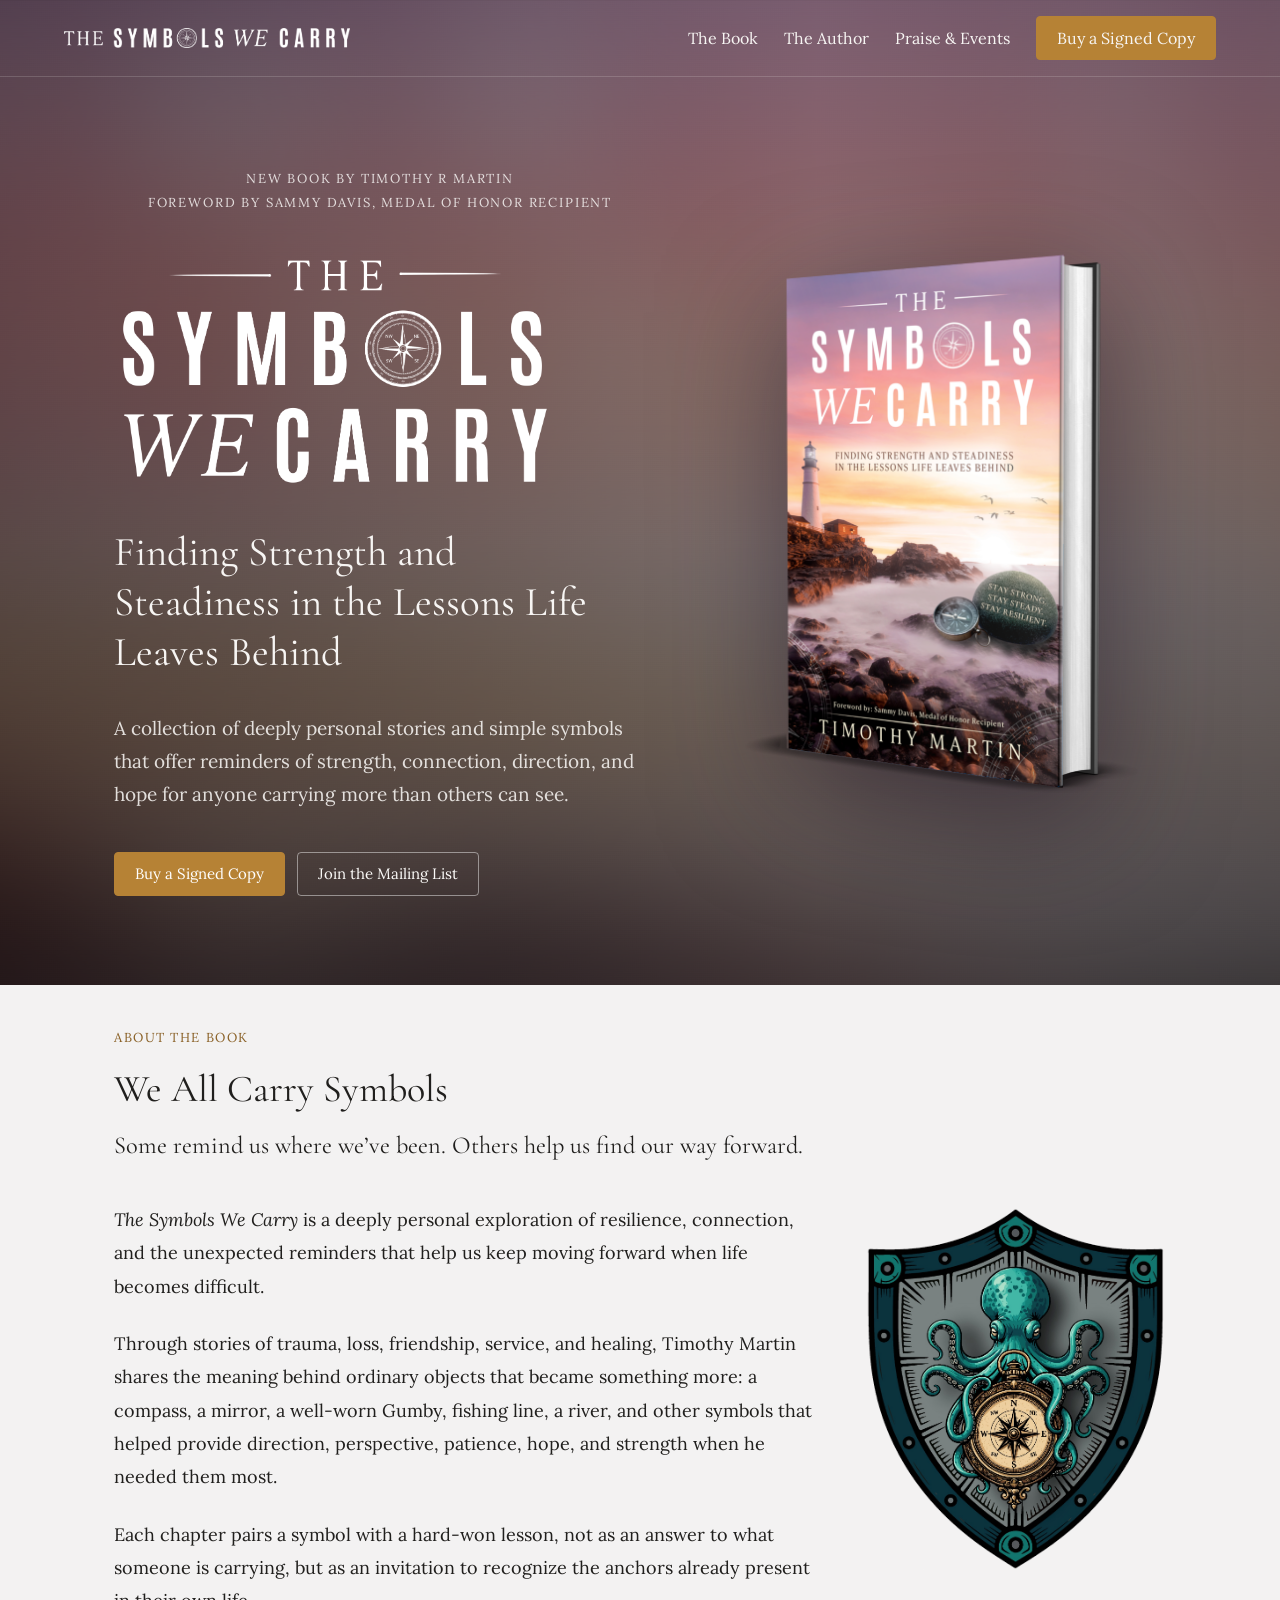
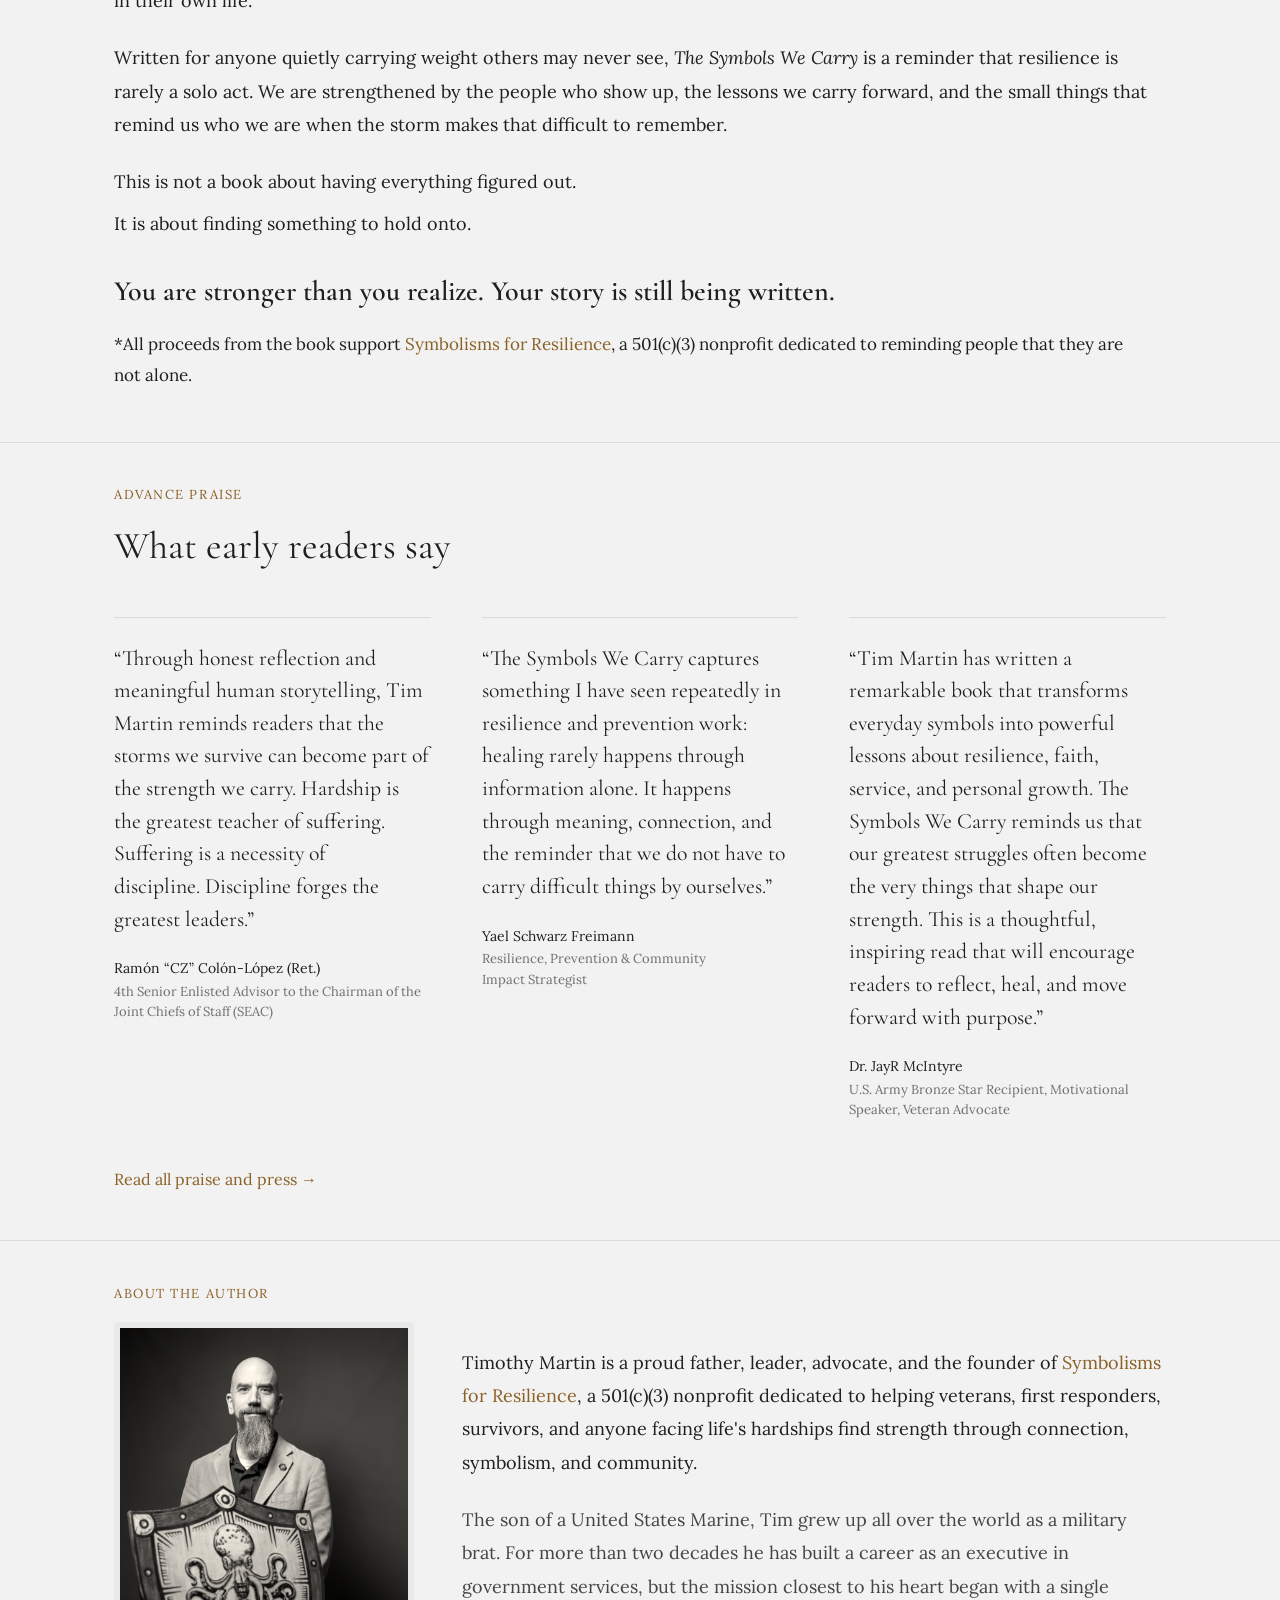
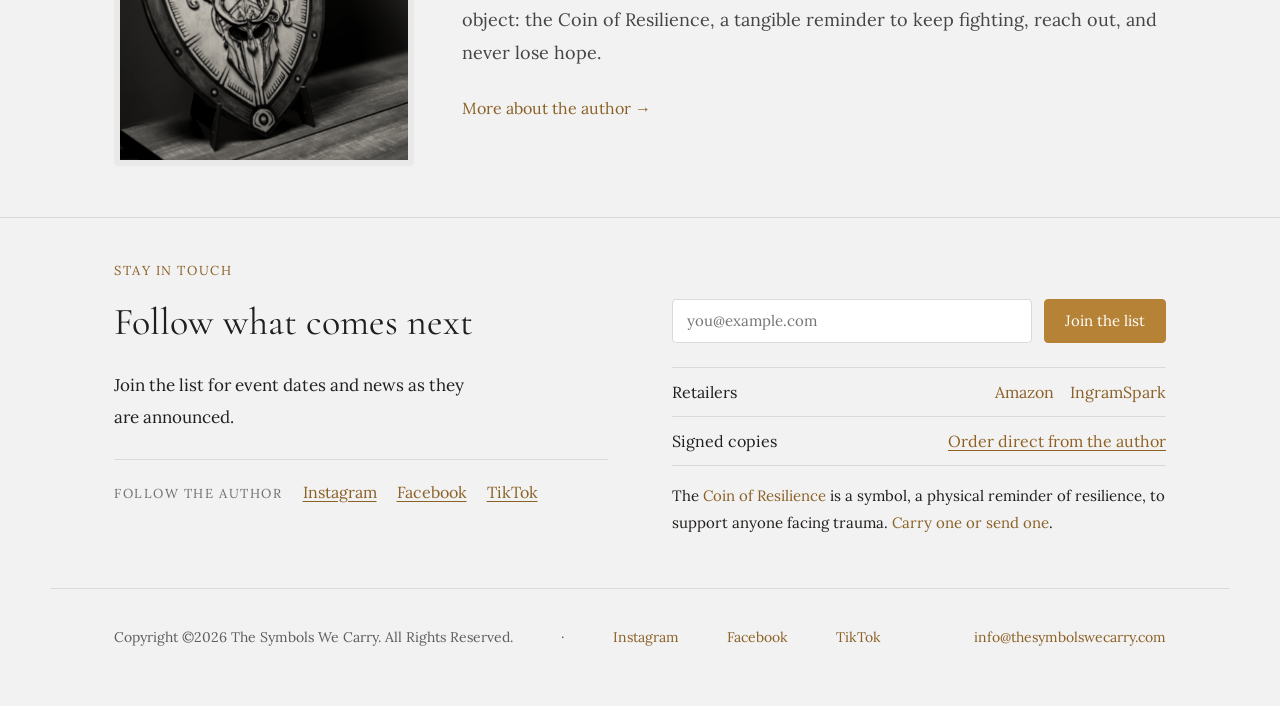
<file: index.html>
<!doctype html>
<html lang="en">
<head>
<meta charset="utf-8" />
<meta name="viewport" content="width=device-width, initial-scale=1" />
<title>The Symbols We Carry — Timothy R Martin</title>
<meta name="description" content="An inspirational toolkit for anyone who has experienced trauma. Publishing Fall 2026." />
<link rel="icon" type="image/png" sizes="32x32" href="assets/favicon-32.png" />
<link rel="icon" type="image/png" sizes="192x192" href="assets/favicon-192.png" />
<link rel="apple-touch-icon" href="assets/apple-touch-icon.png" />
<link rel="stylesheet" href="styles.css" />
</head>
<body>
<section class="hero">

<nav class="nav nav-dark">
  <a class="nav-brand" href="index.html"><img src="assets/nav-logo-white.png" alt="The Symbols We Carry" /></a>
  <div class="nav-links">
    <a href="index.html#book">The Book</a>
    <a href="author.html">The Author</a>
    <a href="praise.html">Praise &amp; Events</a>
    <a class="btn btn-solid" href="https://www.paypal.com/ncp/payment/7DPWR3V9D6TQW" target="_blank" rel="noopener">Buy a Signed Copy</a>
  </div>
</nav>
  <div class="wrap hero-grid">
    <div>
      <p class="kicker">New Book By Timothy R Martin<br />Foreword by Sammy Davis, Medal of Honor Recipient</p>
      <img class="hero-logo" src="assets/title-logo.png" alt="The Symbols We Carry" />
      <p class="hook">Finding Strength and Steadiness in the Lessons Life Leaves Behind</p>
      <p class="hero-sub">A collection of deeply personal stories and simple symbols that offer reminders of strength, connection, direction, and hope for anyone carrying more than others can see.</p>
      <div class="hero-cta"><a class="btn btn-solid" href="https://www.paypal.com/ncp/payment/7DPWR3V9D6TQW" target="_blank" rel="noopener">Buy a Signed Copy</a><a class="btn btn-outline-light" href="#notify">Join the Mailing List</a></div>
    </div>
    <figure class="cover">
      <img src="assets/cover-mockup.png" alt="The Symbols We Carry, hardback" />
    </figure>
  </div>
</section>

<div class="wrap sec1" id="book">
  <p class="kicker">About the book</p>
  <h2 class="h2">We All Carry Symbols</h2>
  <p class="subhook">Some remind us where we’ve been. Others help us find our way forward.</p>
  <div class="book-body">
    <figure class="book-mark"><img src="assets/shield-compass.png" alt="Symbolisms for Resilience shield and compass" /></figure>
    <p class="body" style="margin-top:0"><em>The Symbols We Carry</em> is a deeply personal exploration of resilience, connection, and the unexpected reminders that help us keep moving forward when life becomes difficult.</p>
    <p class="body">Through stories of trauma, loss, friendship, service, and healing, Timothy Martin shares the meaning behind ordinary objects that became something more: a compass, a mirror, a well-worn Gumby, fishing line, a river, and other symbols that helped provide direction, perspective, patience, hope, and strength when he needed them most.</p>
    <p class="body">Each chapter pairs a symbol with a hard-won lesson, not as an answer to what someone is carrying, but as an invitation to recognize the anchors already present in their own life.</p>
    <p class="body">Written for anyone quietly carrying weight others may never see, <em>The Symbols We Carry</em> is a reminder that resilience is rarely a solo act. We are strengthened by the people who show up, the lessons we carry forward, and the small things that remind us who we are when the storm makes that difficult to remember.</p>
    <p class="body">This is not a book about having everything figured out.</p>
    <p class="body" style="margin-top:8px">It is about finding something to hold onto.</p>
    <p class="lead" style="font-weight:600; font-size:clamp(22px,2.3vw,28px); line-height:1.4; margin-top:32px">You are stronger than you realize. Your story is still being written.</p>
    <p class="body" style="font-size:17px; line-height:1.8; margin-top:18px">*All proceeds from the book support <a href="https://www.symbolisms4resilience.com/" target="_blank" rel="noopener">Symbolisms for Resilience</a>, a 501(c)(3) nonprofit dedicated to reminding people that they are not alone.</p>
  </div>
</div>

<hr class="rule" />

<section class="wrap sec1">
  <p class="kicker">Advance praise</p>
  <h2 class="h2">What early readers say</h2>

  <div class="praise-featured">
    <article>
      <p class="fq">“Through honest reflection and meaningful human storytelling, Tim Martin reminds readers that the storms we survive can become part of the strength we carry. Hardship is the greatest teacher of suffering. Suffering is a necessity of discipline. Discipline forges the greatest leaders.”</p>
      <p class="name">Ramón “CZ” Colón-López (Ret.)</p>
      <p class="role">4th Senior Enlisted Advisor to the Chairman of the Joint Chiefs of Staff (SEAC)</p>
    </article>
    <article>
      <p class="fq">“The Symbols We Carry captures something I have seen repeatedly in resilience and prevention work: healing rarely happens through information alone. It happens through meaning, connection, and the reminder that we do not have to carry difficult things by ourselves.”</p>
      <p class="name">Yael Schwarz Freimann</p>
      <p class="role">Resilience, Prevention &amp; Community Impact Strategist</p>
    </article>
    <article>
      <p class="fq">“Tim Martin has written a remarkable book that transforms everyday symbols into powerful lessons about resilience, faith, service, and personal growth. The Symbols We Carry reminds us that our greatest struggles often become the very things that shape our strength. This is a thoughtful, inspiring read that will encourage readers to reflect, heal, and move forward with purpose.”</p>
      <p class="name">Dr. JayR McIntyre</p>
      <p class="role">U.S. Army Bronze Star Recipient, Motivational Speaker, Veteran Advocate</p>
    </article>
  </div>

  <p style="margin-top:clamp(32px,4vw,48px)"><a href="praise.html">Read all praise and press &rarr;</a></p>
</section>

<hr class="rule" />

<div class="wrap sec1">
  <p class="kicker">About the author</p>
  <div class="author-grid">
    <figure class="plate"><img src="assets/author.jpg" alt="Timothy Martin" /></figure>
    <div>
      <p class="body">Timothy Martin is a proud father, leader, advocate, and the founder of <a href="https://www.symbolisms4resilience.com/" target="_blank" rel="noopener">Symbolisms for Resilience</a>, a 501(c)(3) nonprofit dedicated to helping veterans, first responders, survivors, and anyone facing life's hardships find strength through connection, symbolism, and community.</p>
      <p class="body dim">The son of a United States Marine, Tim grew up all over the world as a military brat. For more than two decades he has built a career as an executive in government services, but the mission closest to his heart began with a single object: the Coin of Resilience, a tangible reminder to keep fighting, reach out, and never lose hope.</p>
      <p class="body" style="font-size:16px"><a href="author.html">More about the author &rarr;</a></p>
    </div>
  </div>
</div>

<hr class="rule" />

<div class="wrap sec1" id="notify">
  <p class="kicker">Stay in touch</p>
  <div class="notify-grid">
    <div>
      <h2 class="h2">Follow what comes next</h2>
      <p class="body" style="font-size:17px; max-width:42ch">Join the list for event dates and news as they are announced.</p>
      <div class="follow">
        <span class="follow-label">Follow The Author</span>
        <a href="https://www.instagram.com/coinofresilience/" target="_blank" rel="noopener">Instagram</a>
        <a href="https://www.facebook.com/CoinOfResilience" target="_blank" rel="noopener">Facebook</a>
        <a href="https://www.tiktok.com/@coin_of_resilience" target="_blank" rel="noopener">TikTok</a>
      </div>
    </div>
    <div>
      <form class="form" id="kit-form" action="https://buttondown.com/api/emails/embed-subscribe/SymbolismsNews" method="post">
        <input class="input" type="email" name="email" required placeholder="you@example.com" aria-label="Email address" />
        <button class="btn btn-solid" type="submit">Join the list</button>
      </form>
      <div style="margin-top:24px">
        <div class="row"><span>Retailers</span><span style="display:flex; gap:16px"><a href="https://a.co/d/0fW2L4y6" target="_blank" rel="noopener">Amazon</a><a href="https://shop.ingramspark.com/b/084?params=sWgUlkAqaoimAmbEagugZnsG5XrsFoRM42qT8nvofQf" target="_blank" rel="noopener">IngramSpark</a></span></div>
        <div class="row"><span>Signed copies</span><a class="buy-link" href="https://www.paypal.com/ncp/payment/7DPWR3V9D6TQW" target="_blank" rel="noopener">Order direct from the author</a></div>
      </div>
      <p class="body" style="font-size:15px; margin-top:16px">The <a href="https://www.symbolisms4resilience.com/coin-for-resilience" target="_blank" rel="noopener">Coin of Resilience</a> is a symbol, a physical reminder of resilience, to support anyone facing trauma. <a href="https://www.symbolisms4resilience.com/shop/" target="_blank" rel="noopener">Carry one or send one</a>.</p>
    </div>
  </div>
</div>

<footer>
  <div class="wrap foot">
    <span>Copyright &copy;2026 The Symbols We Carry. All Rights Reserved.</span>
    <span>&middot;</span>
    <a href="https://www.instagram.com/coinofresilience/" target="_blank" rel="noopener">Instagram</a>
    <a href="https://www.facebook.com/CoinOfResilience" target="_blank" rel="noopener">Facebook</a>
    <a href="https://www.tiktok.com/@coin_of_resilience" target="_blank" rel="noopener">TikTok</a>
    <a href="mailto:info@thesymbolswecarry.com" class="foot-email">info@thesymbolswecarry.com</a>
  </div>
</footer>
<div class="modal" id="kit-thanks" hidden>
  <div class="modal-card">
    <p class="kicker" style="margin:0">You are on the list</p>
    <p class="lead" style="font-size:26px; margin:16px 0 0">Thank you for joining.</p>
    <p class="body" style="font-size:16px; margin:14px 0 0">Check your inbox for a confirmation email. Event dates and news will follow, nothing else.</p>
    <button class="btn btn-solid" type="button" id="kit-close" style="margin-top:28px">Close</button>
  </div>
</div>
<script>
(function () {
  var form = document.getElementById('kit-form');
  var modal = document.getElementById('kit-thanks');
  if (!form || !modal) return;
  function show() { modal.hidden = false; }
  function hide() { modal.hidden = true; }
  document.getElementById('kit-close').addEventListener('click', hide);
  modal.addEventListener('click', function (e) { if (e.target === modal) hide(); });
  form.addEventListener('submit', function (e) {
    e.preventDefault();
    var data = new FormData(form);
    show();
    try {
      fetch(form.action, { method: 'POST', body: data, mode: 'no-cors' });
    } catch (err) {}
    form.reset();
  });
})();
</script>
</body>
</html>
</file>
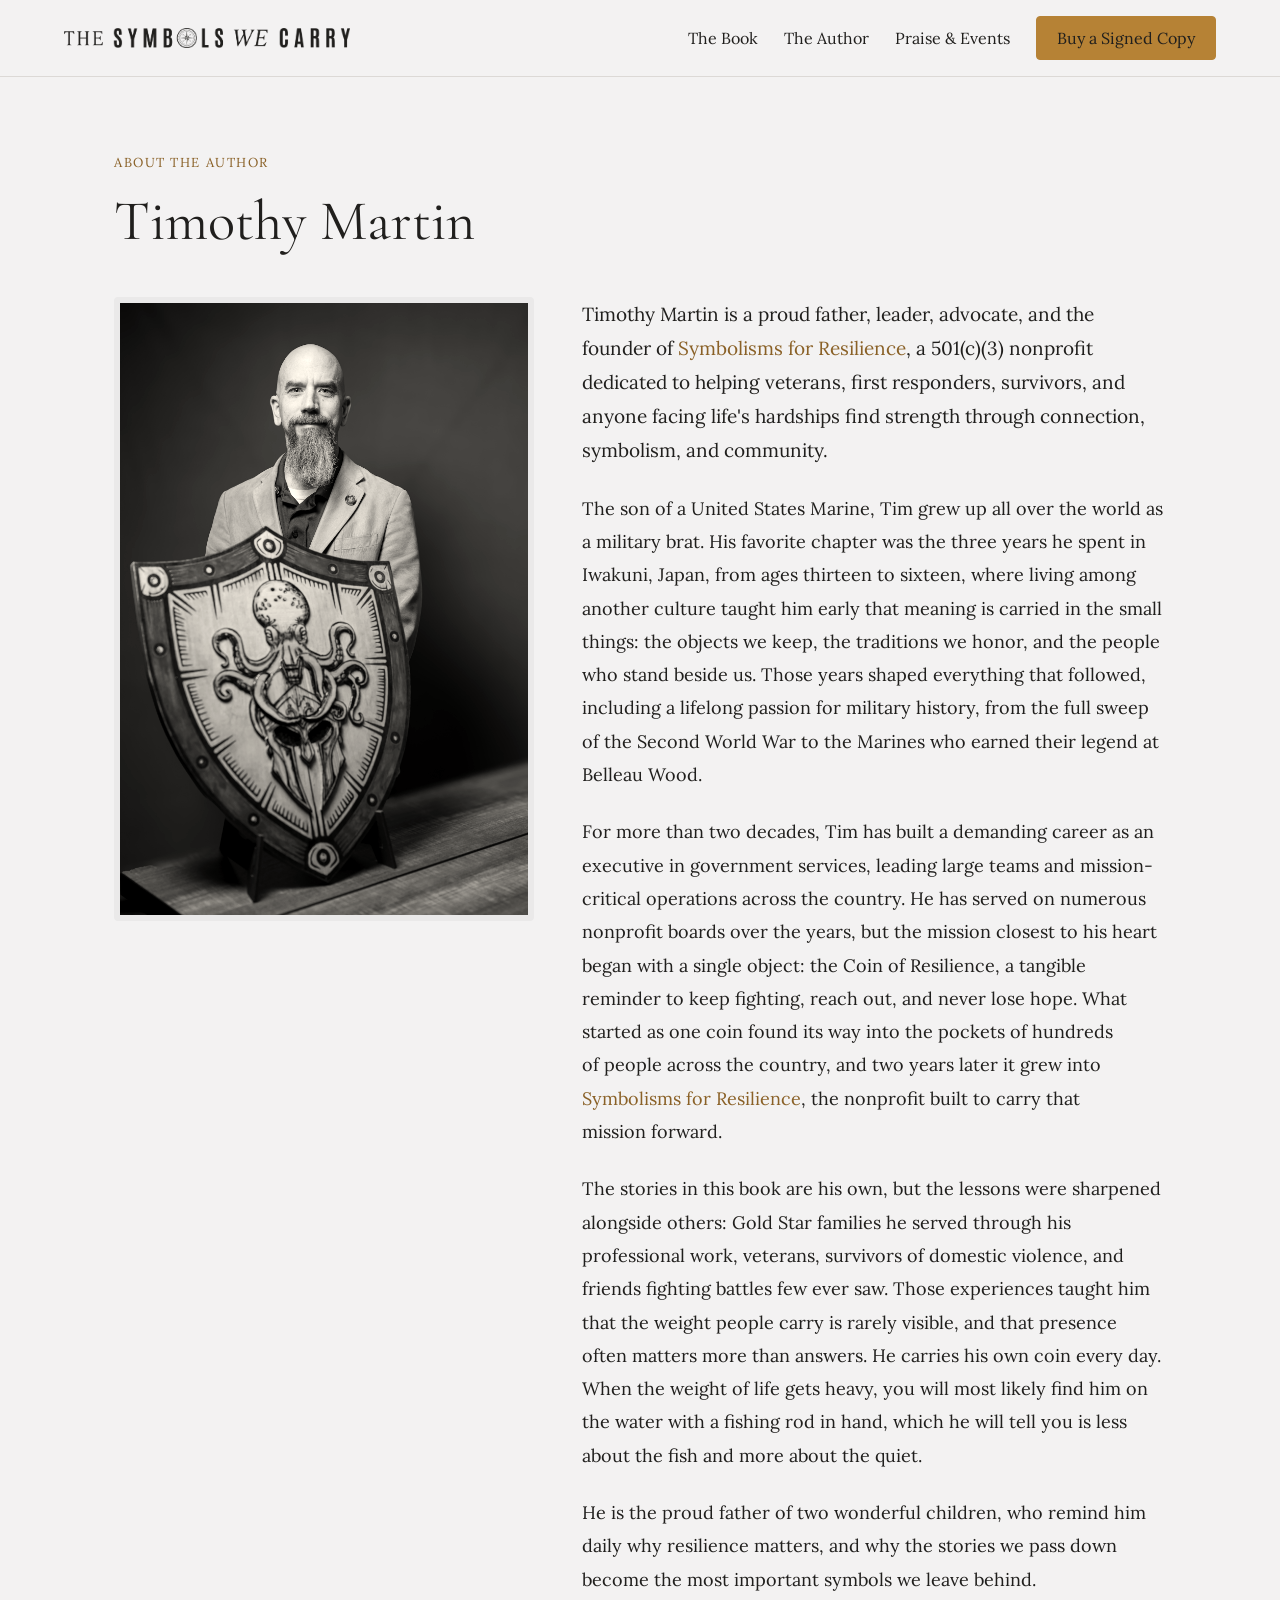
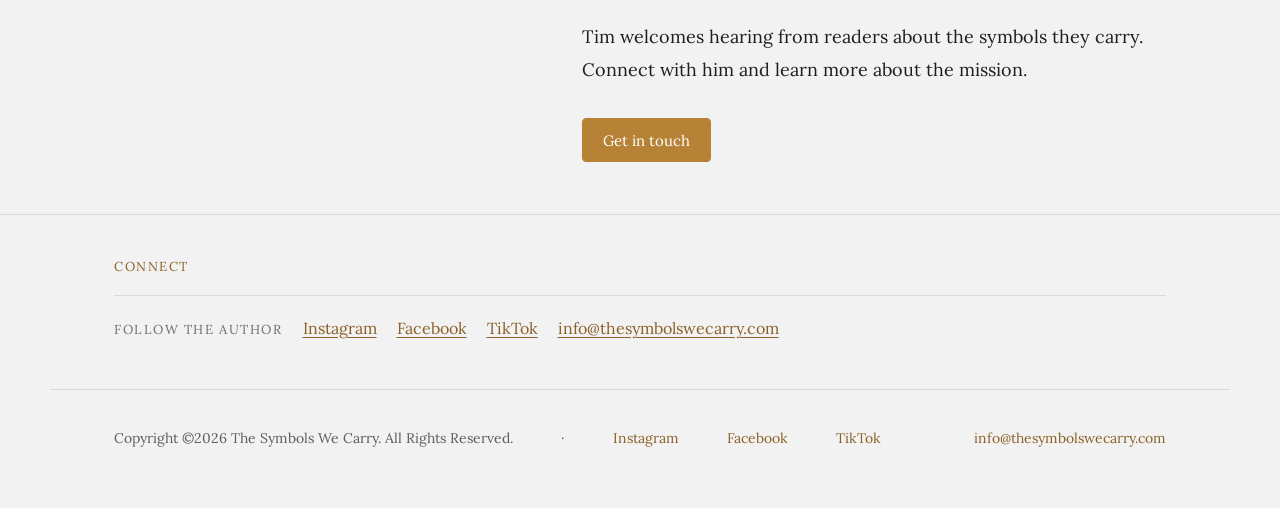
<file: author.html>
<!doctype html>
<html lang="en">
<head>
<meta charset="utf-8" />
<meta name="viewport" content="width=device-width, initial-scale=1" />
<title>Timothy Martin — The Symbols We Carry</title>
<meta name="description" content="Timothy Martin, founder of Symbolisms for Resilience and author of The Symbols We Carry." />
<link rel="icon" type="image/png" sizes="32x32" href="assets/favicon-32.png" />
<link rel="icon" type="image/png" sizes="192x192" href="assets/favicon-192.png" />
<link rel="apple-touch-icon" href="assets/apple-touch-icon.png" />
<link rel="stylesheet" href="styles.css" />
</head>
<body>

<nav class="nav">
  <a class="nav-brand" href="index.html"><img src="assets/nav-logo-dark.png" alt="The Symbols We Carry" /></a>
  <div class="nav-links">
    <a href="index.html#book">The Book</a>
    <a href="author.html" aria-current="page">The Author</a>
    <a href="praise.html">Praise &amp; Events</a>
    <a class="btn btn-solid" href="https://www.paypal.com/ncp/payment/7DPWR3V9D6TQW" target="_blank" rel="noopener">Buy a Signed Copy</a>
  </div>
</nav>

<div class="wrap" style="padding-top:clamp(48px,6vw,88px); padding-bottom:clamp(32px,4vw,56px)">
  <p class="kicker">About the author</p>
  <h1 class="h1" style="margin:20px 0 clamp(28px,4vw,44px)">Timothy Martin</h1>
  <div class="author-grid" style="grid-template-columns:minmax(0,420px) minmax(0,1fr)">
    <figure class="plate"><img src="assets/author.jpg" alt="Timothy Martin" /></figure>
    <div>
      <p style="font-size:19px; line-height:1.8">Timothy Martin is a proud father, leader, advocate, and the founder of <a href="https://www.symbolisms4resilience.com/" target="_blank" rel="noopener">Symbolisms for Resilience</a>, a 501(c)(3) nonprofit dedicated to helping veterans, first responders, survivors, and anyone facing life's hardships find strength through connection, symbolism, and community.</p>
      <p class="body">The son of a United States Marine, Tim grew up all over the world as a military brat. His favorite chapter was the three years he spent in Iwakuni, Japan, from ages thirteen to sixteen, where living among another culture taught him early that meaning is carried in the small things: the objects we keep, the traditions we honor, and the people who stand beside us. Those years shaped everything that followed, including a lifelong passion for military history, from the full sweep of the Second World War to the Marines who earned their legend at Belleau Wood.</p>
      <p class="body">For more than two decades, Tim has built a demanding career as an executive in government services, leading large teams and mission-critical operations across the country. He has served on numerous nonprofit boards over the years, but the mission closest to his heart began with a single object: the Coin of Resilience, a tangible reminder to keep fighting, reach out, and never lose hope. What started as one coin found its way into the pockets of hundreds of people across the country, and two years later it grew into <a href="https://www.symbolisms4resilience.com/" target="_blank" rel="noopener">Symbolisms for Resilience</a>, the nonprofit built to carry that mission forward.</p>
      <p class="body">The stories in this book are his own, but the lessons were sharpened alongside others: Gold Star families he served through his professional work, veterans, survivors of domestic violence, and friends fighting battles few ever saw. Those experiences taught him that the weight people carry is rarely visible, and that presence often matters more than answers. He carries his own coin every day. When the weight of life gets heavy, you will most likely find him on the water with a fishing rod in hand, which he will tell you is less about the fish and more about the quiet.</p>
      <p class="body">He is the proud father of two wonderful children, who remind him daily why resilience matters, and why the stories we pass down become the most important symbols we leave behind.</p>
      <p class="body">Tim welcomes hearing from readers about the symbols they carry. Connect with him and learn more about the mission.</p>
      <div style="display:flex; gap:12px; flex-wrap:wrap; margin-top:32px">
        <a class="btn btn-solid" href="mailto:info@thesymbolswecarry.com">Get in touch</a>
      </div>
    </div>
  </div>
</div>

<hr class="rule" />

<div class="wrap sec1" id="contact">
  <p class="kicker">Connect</p>
  <div class="follow" style="margin-top:0">
    <span class="follow-label">Follow The Author</span>
    <a href="https://www.instagram.com/coinofresilience/" target="_blank" rel="noopener">Instagram</a>
    <a href="https://www.facebook.com/CoinOfResilience" target="_blank" rel="noopener">Facebook</a>
    <a href="https://www.tiktok.com/@coin_of_resilience" target="_blank" rel="noopener">TikTok</a>
    <a href="mailto:info@thesymbolswecarry.com">info@thesymbolswecarry.com</a>
  </div>
</div>

<footer>
  <div class="wrap foot">
    <span>Copyright &copy;2026 The Symbols We Carry. All Rights Reserved.</span>
    <span>&middot;</span>
    <a href="https://www.instagram.com/coinofresilience/" target="_blank" rel="noopener">Instagram</a>
    <a href="https://www.facebook.com/CoinOfResilience" target="_blank" rel="noopener">Facebook</a>
    <a href="https://www.tiktok.com/@coin_of_resilience" target="_blank" rel="noopener">TikTok</a>
    <a href="mailto:info@thesymbolswecarry.com" class="foot-email">info@thesymbolswecarry.com</a>
  </div>
</footer>
</body>
</html>
</file>
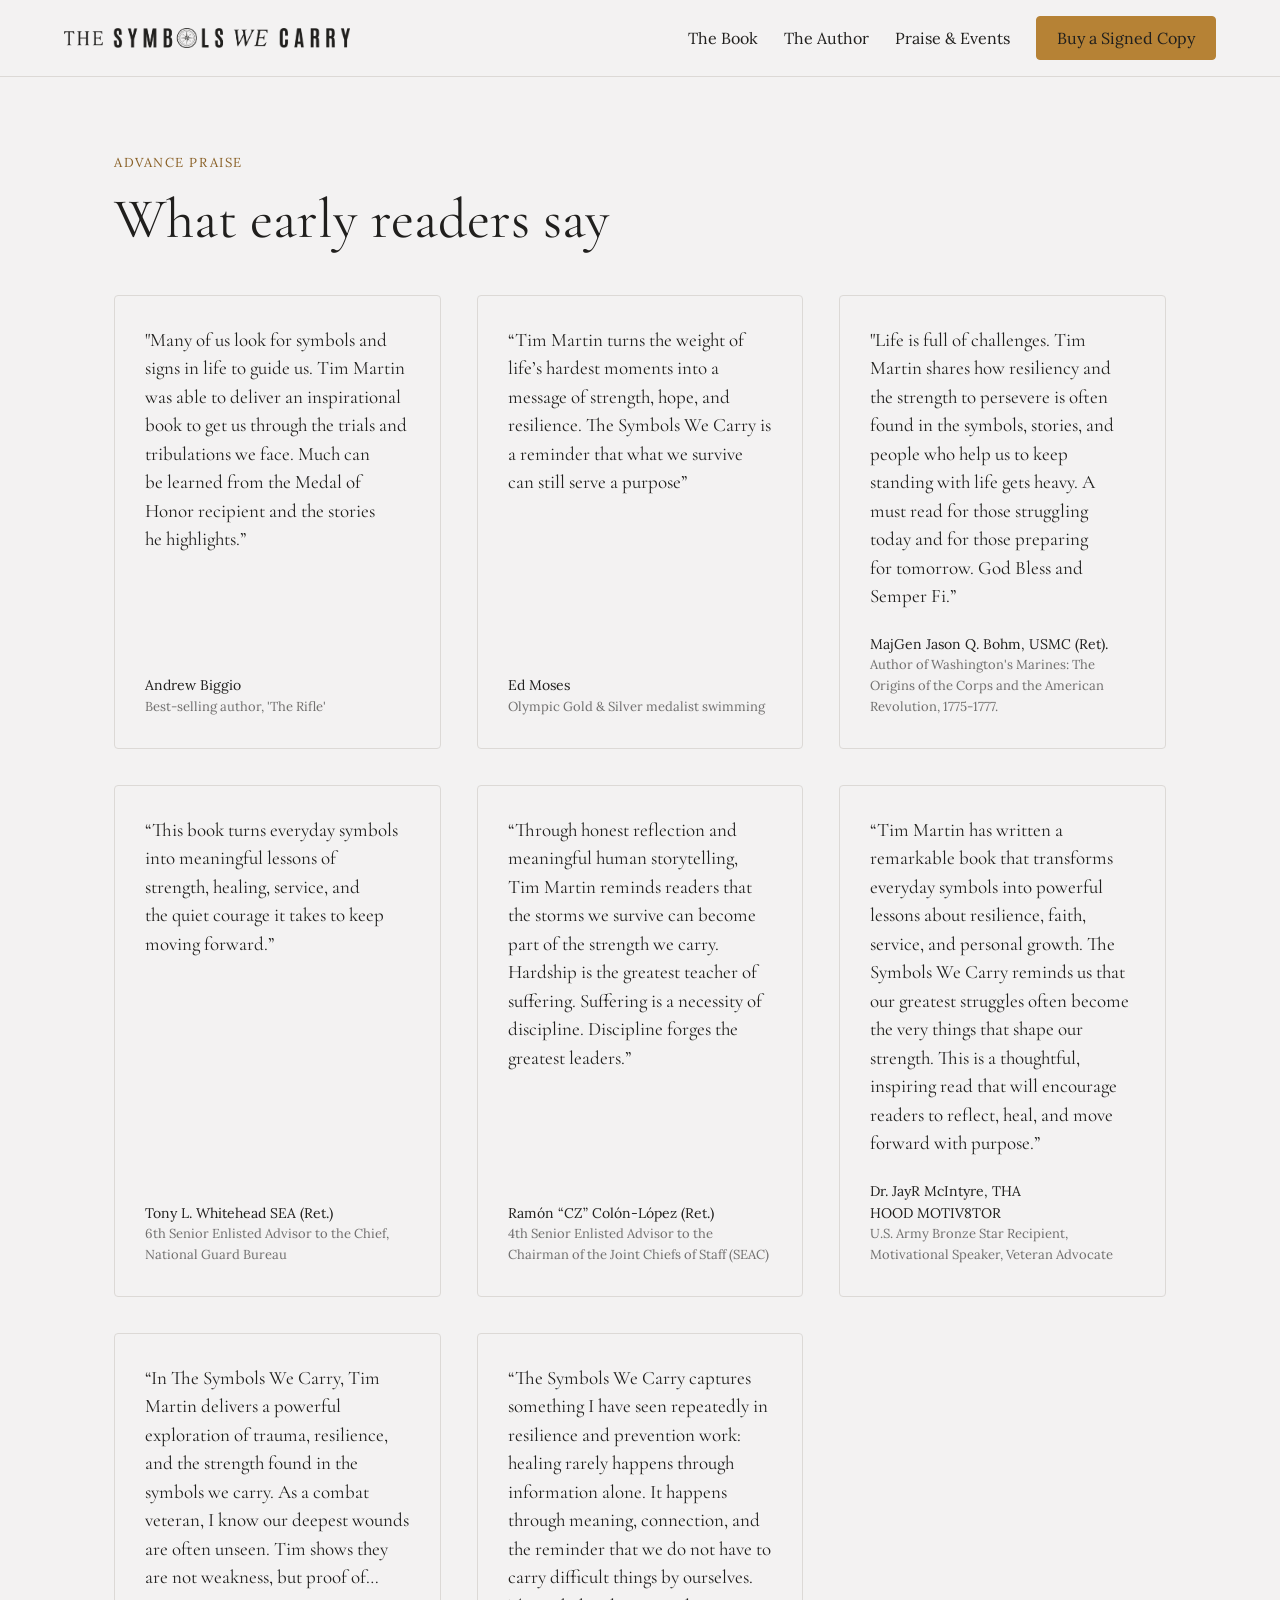
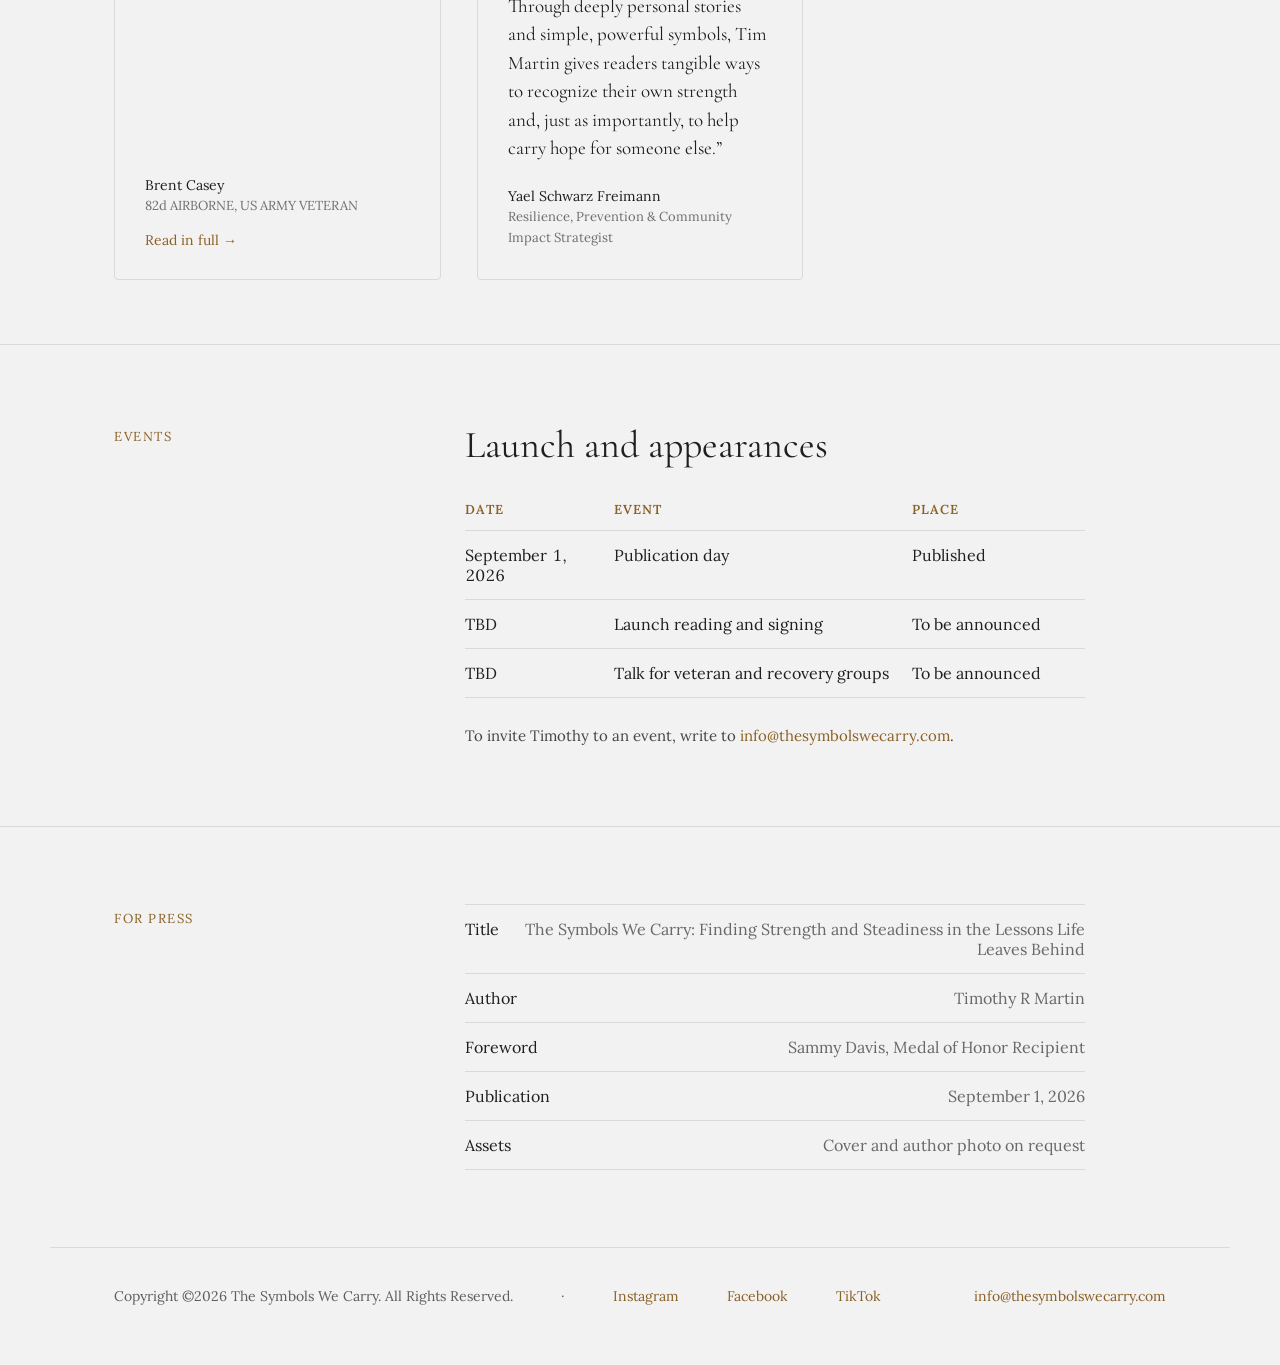
<file: praise.html>
<!doctype html>
<html lang="en">
<head>
<meta charset="utf-8" />
<meta name="viewport" content="width=device-width, initial-scale=1" />
<title>Praise &amp; Events — The Symbols We Carry</title>
<meta name="description" content="Advance praise for The Symbols We Carry by Timothy R Martin, plus launch events and press information." />
<link rel="icon" type="image/png" sizes="32x32" href="assets/favicon-32.png" />
<link rel="icon" type="image/png" sizes="192x192" href="assets/favicon-192.png" />
<link rel="apple-touch-icon" href="assets/apple-touch-icon.png" />
<link rel="stylesheet" href="styles.css" />
</head>
<body>

<nav class="nav">
  <a class="nav-brand" href="index.html"><img src="assets/nav-logo-dark.png" alt="The Symbols We Carry" /></a>
  <div class="nav-links">
    <a href="index.html#book">The Book</a>
    <a href="author.html">The Author</a>
    <a href="praise.html" aria-current="page">Praise &amp; Events</a>
    <a class="btn btn-solid" href="https://www.paypal.com/ncp/payment/7DPWR3V9D6TQW" target="_blank" rel="noopener">Buy a Signed Copy</a>
  </div>
</nav>

<div class="wrap" style="padding-top:clamp(48px,6vw,88px); padding-bottom:clamp(28px,4vw,44px)">
  <div style="max-width:52ch">
    <p class="kicker" style="margin-bottom:18px">Advance praise</p>
    <h1 class="h1">What early readers say</h1>
  </div>
</div>

<section class="wrap" style="padding-bottom:clamp(40px,5vw,64px)">
  <div class="praise-grid">
    <article class="card">
      <p class="quote">"Many of us look for symbols and signs in life to guide us. Tim Martin was able to deliver an inspirational book to get us through the trials and tribulations we face. Much can be learned from the Medal of Honor recipient and the stories he highlights.”</p>
      <div>
        <p class="name">Andrew Biggio</p>
        <p class="role">Best-selling author, 'The Rifle'</p>
      </div>
    </article>
    <article class="card">
      <p class="quote">“Tim Martin turns the weight of life’s hardest moments into a message of strength, hope, and resilience. The Symbols We Carry is a reminder that what we survive can still serve a purpose”</p>
      <div>
        <p class="name">Ed Moses</p>
        <p class="role">Olympic Gold &amp; Silver medalist swimming</p>
      </div>
    </article>
    <article class="card">
      <p class="quote">"Life is full of challenges. Tim Martin shares how resiliency and the strength to persevere is often found in the symbols, stories, and people who help us to keep standing with life gets heavy. A must read for those struggling today and for those preparing for tomorrow. God Bless and Semper Fi.”</p>
      <div>
        <p class="name">MajGen Jason Q. Bohm, USMC (Ret).</p>
        <p class="role">Author of Washington's Marines: The Origins of the Corps and the American Revolution, 1775-1777.</p>
      </div>
    </article>
    <article class="card">
      <p class="quote">“This book turns everyday symbols into meaningful lessons of strength, healing, service, and the quiet courage it takes to keep moving forward.”</p>
      <div>
        <p class="name">Tony L. Whitehead SEA (Ret.)</p>
        <p class="role">6th Senior Enlisted Advisor to the Chief, National Guard Bureau</p>
      </div>
    </article>
    <article class="card">
      <p class="quote">“Through honest reflection and meaningful human storytelling, Tim Martin reminds readers that the storms we survive can become part of the strength we carry. Hardship is the greatest teacher of suffering. Suffering is a necessity of discipline. Discipline forges the greatest leaders.”</p>
      <div>
        <p class="name">Ramón “CZ” Colón-López (Ret.)</p>
        <p class="role">4th Senior Enlisted Advisor to the Chairman of the Joint Chiefs of Staff (SEAC)</p>
      </div>
    </article>
    <article class="card">
      <p class="quote">“Tim Martin has written a remarkable book that transforms everyday symbols into powerful lessons about resilience, faith, service, and personal growth. The Symbols We Carry reminds us that our greatest struggles often become the very things that shape our strength. This is a thoughtful, inspiring read that will encourage readers to reflect, heal, and move forward with purpose.”</p>
      <div>
        <p class="name">Dr. JayR McIntyre, THA HOOD MOTIV8TOR</p>
        <p class="role">U.S. Army Bronze Star Recipient, Motivational Speaker, Veteran Advocate</p>
      </div>
    </article>
    <article class="card">
      <p class="quote clamp">“In The Symbols We Carry, Tim Martin delivers a powerful exploration of trauma, resilience, and the strength found in the symbols we carry. As a combat veteran, I know our deepest wounds are often unseen. Tim shows they are not weakness, but proof of endurance—and that healing begins when we face them.</p>
      <div>
        <p class="name">Brent Casey</p>
        <p class="role">82d AIRBORNE, US ARMY VETERAN</p>
        <details>
          <summary>Read in full</summary>
          <p class="body dim" style="font-size:17px">This book resonates deeply because it affirms a truth that has shaped my life and work: symbols matter. Whether a challenge coin, a memorial, or a personal keepsake, they connect us to sacrifice, purpose, and hope. Tim turns these into compelling lessons, reminding us that resilience is not about avoiding the fall, but finding the strength to rise.</p>
          <p class="body dim" style="font-size:17px">My grandfather, Medal of Honor recipient Hershel “Woody” Williams, often said, “The cause is greater than I.” This book reflects that spirit. It is a clear, encouraging reminder that pain can become purpose—and a light for others. I strongly endorse it for veterans, first responders, survivors, and anyone seeking healing and renewed purpose.”</p>
        </details>
      </div>
    </article>
    <article class="card">
      <p class="quote">“The Symbols We Carry captures something I have seen repeatedly in resilience and prevention work: healing rarely happens through information alone. It happens through meaning, connection, and the reminder that we do not have to carry difficult things by ourselves. Through deeply personal stories and simple, powerful symbols, Tim Martin gives readers tangible ways to recognize their own strength and, just as importantly, to help carry hope for someone else.”</p>
      <div>
        <p class="name">Yael Schwarz Freimann</p>
        <p class="role">Resilience, Prevention &amp; Community Impact Strategist</p>
      </div>
    </article>
  </div>
</section>

<hr class="rule" />

<div class="wrap sec" id="events">
  <p class="kicker">Events</p>
  <div class="col">
    <h2 class="h2">Launch and appearances</h2>
    <table class="table">
      <thead>
        <tr><th style="width:24%">Date</th><th>Event</th><th style="width:28%">Place</th></tr>
      </thead>
      <tbody>
        <tr><td class="tnum">September 1, 2026</td><td>Publication day</td><td>Published</td></tr>
        <tr><td class="tnum">TBD</td><td>Launch reading and signing</td><td>To be announced</td></tr>
        <tr><td class="tnum">TBD</td><td>Talk for veteran and recovery groups</td><td>To be announced</td></tr>
      </tbody>
    </table>
    <p class="body dim" style="font-size:15px; line-height:1.8">To invite Timothy to an event, write to <a href="mailto:info@thesymbolswecarry.com">info@thesymbolswecarry.com</a>.</p>
  </div>
</div>

<hr class="rule" />

<div class="wrap sec">
  <p class="kicker">For press</p>
  <div class="col">
    <div class="row"><span>Title</span><span>The Symbols We Carry: Finding Strength and Steadiness in the Lessons Life Leaves Behind</span></div>
    <div class="row"><span>Author</span><span>Timothy R Martin</span></div>
    <div class="row"><span>Foreword</span><span>Sammy Davis, Medal of Honor Recipient</span></div>
    <div class="row"><span>Publication</span><span>September 1, 2026</span></div>
    <div class="row"><span>Assets</span><span>Cover and author photo on request</span></div>
  </div>
</div>

<footer>
  <div class="wrap foot">
    <span>Copyright &copy;2026 The Symbols We Carry. All Rights Reserved.</span>
    <span>&middot;</span>
    <a href="https://www.instagram.com/coinofresilience/" target="_blank" rel="noopener">Instagram</a>
    <a href="https://www.facebook.com/CoinOfResilience" target="_blank" rel="noopener">Facebook</a>
    <a href="https://www.tiktok.com/@coin_of_resilience" target="_blank" rel="noopener">TikTok</a>
    <a href="mailto:info@thesymbolswecarry.com" class="foot-email">info@thesymbolswecarry.com</a>
  </div>
</footer>
</body>
</html>
</file>
<file: styles.css>
@import url('https://fonts.googleapis.com/css2?family=Cormorant+Garamond:wght@300;400;500;600&family=Lora:wght@400;500;600&display=swap');

:root {
  --bg:#f3f2f2; --ink:#201f1d; --gold:#b68235; --gold-deep:#8a6127; --gold-light:#e2c79a;
  --rule:#dcd9d6; --dark:#2b2521; --paper:#eae9e9;
  --serif:'Cormorant Garamond',Garamond,'Times New Roman',serif;
  --body:'Lora',Georgia,serif;
}
*, *::before, *::after { box-sizing:border-box; }
html { scroll-behavior:smooth; }
body { margin:0; background:var(--bg); color:var(--ink); font-family:var(--body); text-wrap:pretty; }
p { margin:0; }
a { color:var(--gold-deep); text-decoration:none; }
a:hover { color:var(--gold); text-decoration:underline; }
::selection { background:rgba(182,130,53,.22); }
:focus-visible { outline:2px solid var(--gold); outline-offset:2px; }

.wrap { max-width:1180px; margin:0 auto; padding-left:clamp(20px,5vw,72px); padding-right:clamp(20px,5vw,72px); }
.rule { height:1px; background:var(--rule); border:0; margin:0; }
.kicker { font-size:13px; letter-spacing:.12em; text-transform:uppercase; color:var(--gold-deep); }

/* nav */
.nav { display:flex; flex-wrap:wrap; gap:16px 28px; align-items:center; justify-content:space-between;
  padding:16px clamp(20px,5vw,72px); border-bottom:1px solid var(--rule); }
.nav-links { display:flex; flex-wrap:wrap; gap:16px 26px; align-items:center; }
.nav-brand { font-family:var(--serif); font-size:20px; letter-spacing:.01em; color:var(--ink); }
.nav a { color:var(--ink); font-size:16px; }
.nav a:hover { color:var(--gold); text-decoration:none; }
.nav-dark { border-bottom:1px solid rgba(247,245,243,.16); }
.nav-dark .nav-brand, .nav-dark a { color:#f7f5f3; }
.nav-dark a:hover { color:var(--gold-light); }

/* buttons */
.btn { display:inline-flex; align-items:center; justify-content:center; min-height:44px; padding:0 20px;
  border-radius:4px; border:1px solid var(--gold); color:var(--gold-deep); background:transparent;
  font-family:var(--body); font-size:15px; line-height:1; cursor:pointer; text-decoration:none;
  transition:background-color .15s ease, border-color .15s ease, color .15s ease; }
.btn:hover { background:rgba(182,130,53,.08); color:var(--gold-deep); text-decoration:none; }
.btn-solid { background:var(--gold); border-color:var(--gold); color:#fff; }
.btn-solid:hover { background:#9d6f2c; border-color:#9d6f2c; color:#fff; }

/* hero */
.hero { background-image:url('assets/hero-field.jpg'); background-size:cover; background-position:center;
  color:#f7f5f3; overflow:hidden; }
.hero-grid { display:grid; grid-template-columns:minmax(0,6fr) minmax(0,5fr); gap:clamp(40px,6vw,80px);
  align-items:center; padding-top:clamp(56px,7vw,104px); padding-bottom:clamp(56px,7vw,100px); }
.hero .kicker { color:rgba(247,245,243,.85); letter-spacing:.14em; line-height:1.9; text-align:center; }
.hero-logo { display:block; width:min(100%,440px); height:auto; margin:clamp(24px,3vw,34px) 0 0;
  filter:invert(1) brightness(1.08); }
.hook { font-family:var(--serif); font-weight:400; font-size:clamp(26px,3.2vw,42px); line-height:1.22;
  margin:clamp(26px,3vw,36px) 0 0; }
.subhook { font-family:var(--serif); font-size:clamp(17px,1.9vw,26px); line-height:1.4; margin-top:16px;
  white-space:nowrap; }
.hero-sub { font-size:19px; line-height:1.75; max-width:44ch; margin:clamp(26px,3vw,34px) 0 0;
  color:rgba(247,245,243,.88); }
.hero-cta { display:flex; flex-wrap:wrap; gap:12px; align-items:center; margin-top:clamp(30px,4vw,40px); }
.cover { margin:calc(-1 * clamp(30px,4vw,64px)) calc(-1 * clamp(12px,3vw,64px)); justify-self:center;
  width:min(880px,168%); }
.cover-cap { font-size:13px; letter-spacing:.14em; text-transform:uppercase; text-align:center;
  color:rgba(247,245,243,.85); margin:0 0 clamp(10px,1.4vw,18px); font-variant-numeric:tabular-nums; }
.cover img { display:block; width:100%; height:auto; filter:drop-shadow(0 34px 60px rgba(30,18,36,.55)); }

/* credibility bar */
.bar { background:var(--dark); color:#f2efec; }
.bar .wrap { display:flex; flex-wrap:wrap; gap:12px clamp(28px,5vw,64px); align-items:center;
  justify-content:space-between; padding-top:22px; padding-bottom:22px; font-size:15px; line-height:1.7; }
.bar .dim { color:rgba(242,239,236,.75); }

/* labelled two-column section */
.sec { display:grid; grid-template-columns:minmax(0,3fr) minmax(0,7fr); gap:clamp(28px,4vw,72px);
  padding-top:clamp(48px,6vw,88px); padding-bottom:clamp(48px,6vw,88px); }
.sec > .kicker { margin-top:6px; }
.col { max-width:62ch; }
.lead { font-family:var(--serif); font-size:clamp(26px,3vw,38px); line-height:1.3; }
.h1 { font-family:var(--serif); font-weight:400; font-size:clamp(34px,4.4vw,60px); line-height:1.1; margin:0; }
.h2 { font-family:var(--serif); font-weight:400; font-size:clamp(26px,3vw,38px); line-height:1.25; margin:0; }
.body { font-size:18px; line-height:1.85; margin-top:24px; }
.dim { color:rgba(32,31,29,.82); }

/* single-column labelled section */
.sec1 { padding-top:clamp(30px,3.4vw,48px); padding-bottom:clamp(36px,4vw,56px); }
.sec1 > .kicker { margin:0 0 20px; }
.notify-grid { display:grid; grid-template-columns:minmax(0,1fr) minmax(0,1fr); gap:clamp(28px,5vw,72px); align-items:start; }
.notify-grid .form { margin-top:0; max-width:none; }
.foot-email { margin-left:auto; }
.foot { display:flex; flex-wrap:wrap; align-items:baseline; gap:8px 18px; border-top:1px solid var(--rule);
  padding-top:28px; padding-bottom:44px; font-size:14px; line-height:1.8; color:rgba(32,31,29,.7); }

/* praise */
.book-body { margin-top:clamp(28px,3.2vw,40px); }
.book-body::after { content:''; display:block; clear:both; }
.book-mark { float:right; width:clamp(180px,24vw,300px); margin:4px 0 24px clamp(28px,4vw,56px); }
.book-mark img { display:block; width:100%; height:auto; }
.praise-featured { display:grid; grid-template-columns:repeat(auto-fit,minmax(260px,1fr));
  gap:clamp(28px,4vw,52px); margin-top:clamp(30px,3.6vw,46px); }
.praise-featured article { border-top:1px solid var(--rule); padding-top:24px; }
.fq { font-family:var(--serif); font-size:clamp(19px,1.7vw,22px); line-height:1.5; }
.praise-featured .name { margin-top:22px; }
.praise-featured .role { margin-top:2px; }
.praise-grid { display:grid; grid-template-columns:repeat(auto-fit,minmax(280px,1fr)); gap:clamp(24px,3vw,36px); }
.praise-grid .card { flex:initial; }
.praise { padding-top:clamp(30px,3.4vw,48px); padding-bottom:clamp(36px,4vw,56px); }
.praise-head { display:flex; flex-wrap:wrap; gap:20px 48px; align-items:flex-end; justify-content:space-between; }
.rail { display:flex; gap:24px; overflow-x:auto; scroll-snap-type:x mandatory;
  padding:28px clamp(20px,5vw,72px) 8px; }
.card { flex:0 0 min(360px,82vw); scroll-snap-align:start; border:1px solid var(--rule); border-radius:4px;
  padding:30px; display:flex; flex-direction:column; justify-content:space-between; gap:22px; background:transparent; }
.quote { font-family:var(--serif); font-size:19px; line-height:1.5; }
.clamp { display:-webkit-box; -webkit-line-clamp:8; -webkit-box-orient:vertical; overflow:hidden; }
.card:has(details[open]) .clamp { -webkit-line-clamp:unset; display:block; }
.name { font-size:14px; line-height:1.6; }
.role { font-size:13px; line-height:1.6; color:rgba(32,31,29,.62); }
details { margin-top:14px; }
details > summary { cursor:pointer; font-size:14px; color:var(--gold-deep); list-style:none; }
details > summary::-webkit-details-marker { display:none; }
details > summary::after { content:' →'; }
details[open] > summary::after { content:' ↑'; }
details p + p { margin-top:14px; }
details > p:first-of-type { margin-top:14px; }

/* plates, forms, lists, footer */
.plate { border:6px solid var(--paper); border-radius:4px; margin:0; }
.plate img { display:block; width:100%; height:auto; filter:sepia(.22) saturate(.82) contrast(1.05); }
.author-grid { display:grid; grid-template-columns:minmax(0,300px) minmax(0,1fr); gap:clamp(24px,4vw,48px); align-items:start; }
.form { display:flex; gap:12px; max-width:460px; margin-top:28px; }
.input { flex:1; min-height:44px; padding:0 14px; border:1px solid var(--rule); border-radius:4px;
  background:#fff; font-family:var(--body); font-size:15px; color:var(--ink); }
.row { display:flex; justify-content:space-between; gap:24px; padding:14px 0; border-top:1px solid var(--rule); font-size:16px; }
.row:last-child { border-bottom:1px solid var(--rule); }
.row span + span { color:rgba(32,31,29,.65); text-align:right; }
.table { width:100%; border-collapse:collapse; margin-top:32px; font-size:16px; }
.table th { text-align:left; font-family:var(--body); font-weight:600; font-size:13px; letter-spacing:.08em;
  text-transform:uppercase; color:var(--gold-deep); padding:0 12px 12px 0; border-bottom:1px solid var(--rule); }
.table td { padding:14px 12px 14px 0; border-bottom:1px solid var(--rule); vertical-align:top; }
.tnum { font-variant-numeric:tabular-nums; }
footer .wrap { display:flex; flex-wrap:wrap; gap:20px 48px; justify-content:space-between;
  padding-top:36px; padding-bottom:56px; font-size:14px; line-height:1.8; color:rgba(32,31,29,.7); }

@media (max-width:900px) {
  .hero-grid, .sec, .author-grid, .notify-grid { grid-template-columns:1fr; }
  .cover { width:min(560px,100%); margin:0 auto; }
  .sec { gap:20px; }
}

.nav-brand img { display:block; height:20px; width:auto; max-width:60vw; }

.btn-outline-light { border:1px solid rgba(255,255,255,.45); background:transparent; color:#fbfaf8; }
.btn-outline-light:hover { border-color:rgba(255,255,255,.9); }
.buy-link { color:var(--accent-dark, #8f6224); text-decoration:underline; text-underline-offset:3px; }

.follow { display:flex; flex-wrap:wrap; align-items:baseline; gap:10px 20px; margin-top:26px; padding-top:22px; border-top:1px solid var(--rule); }
.follow-label { font-size:13px; letter-spacing:.12em; text-transform:uppercase; opacity:.62; }
.follow a { font-size:16px; text-decoration:underline; text-underline-offset:3px; }

.modal { position:fixed; inset:0; z-index:60; display:flex; align-items:center; justify-content:center; padding:24px; background:rgba(32,31,29,.5); }
.modal[hidden] { display:none; }
.modal-card { background:#f3f2f2; border:1px solid var(--rule); border-radius:4px; max-width:460px; width:100%; padding:36px; text-align:center; }
</file>
